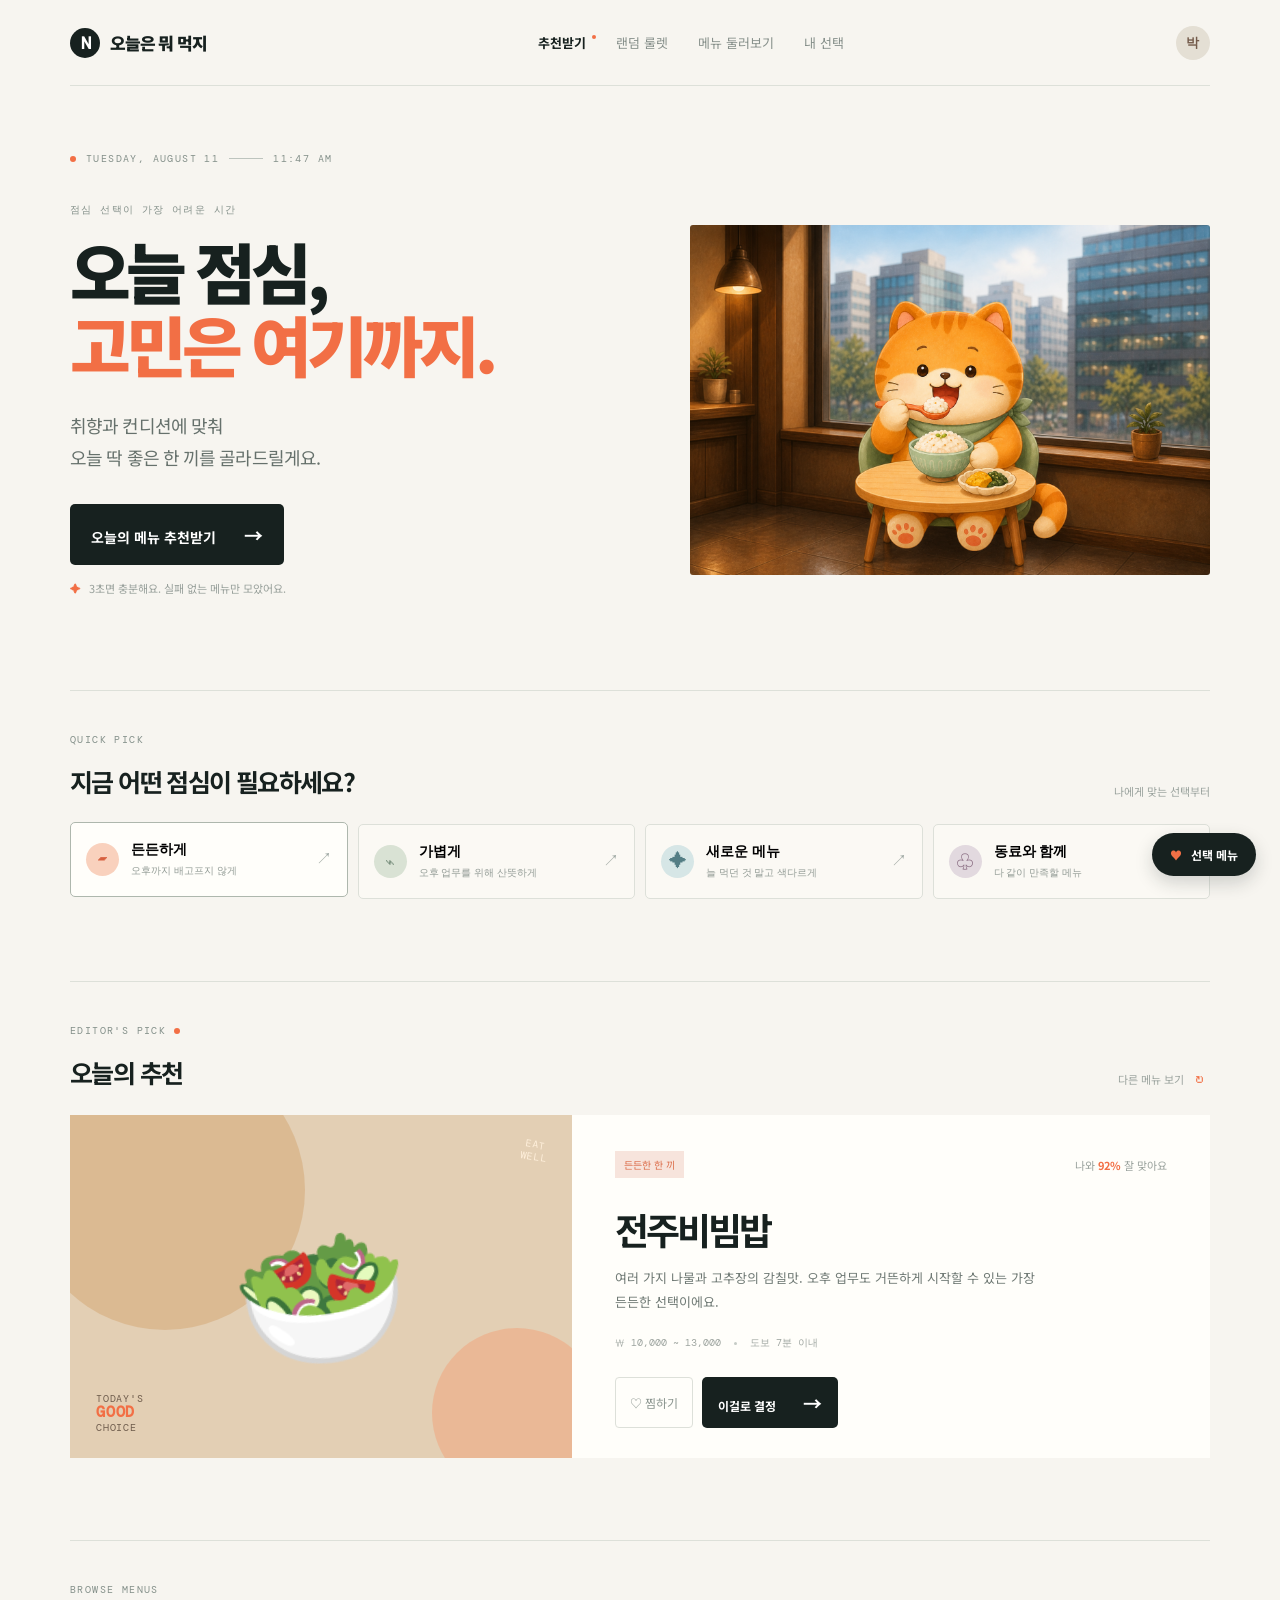
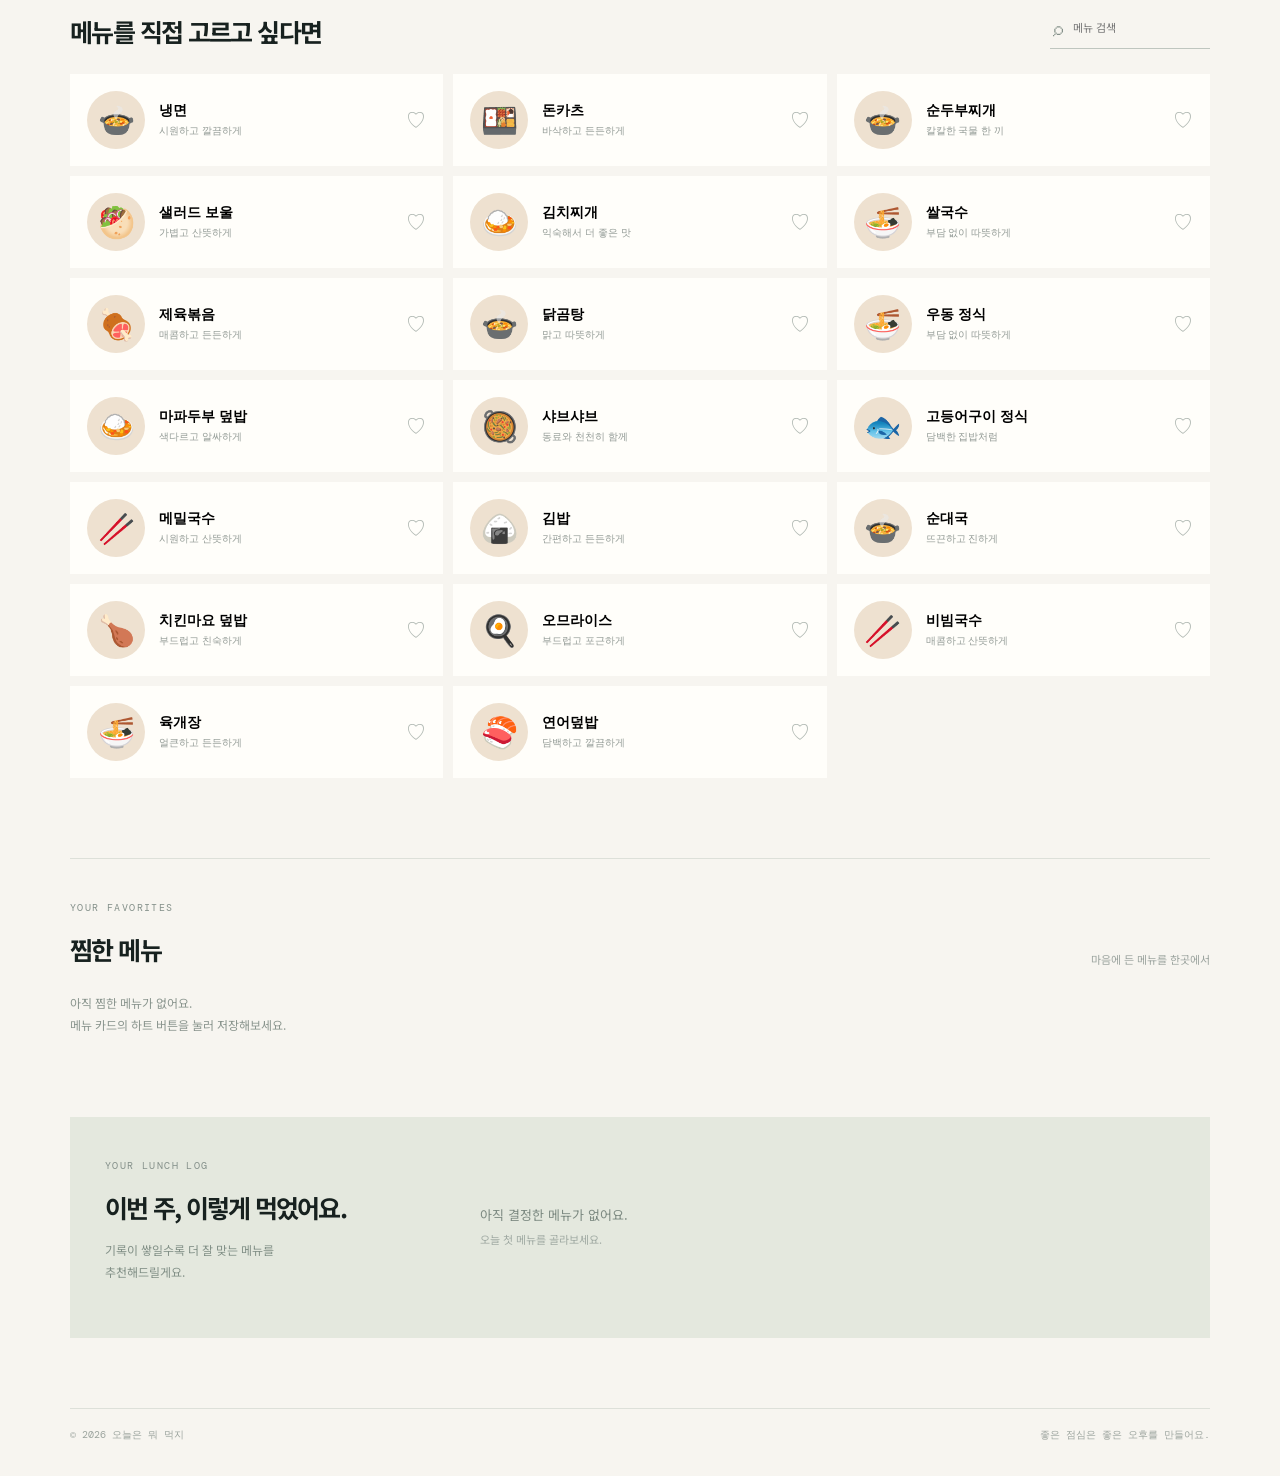
<file: index.html>
<!doctype html>
<html lang="ko">
  <head>
    <meta charset="UTF-8" />
    <meta name="viewport" content="width=device-width, initial-scale=1.0" />
    <meta name="theme-color" content="#f7f5f0" />
    <title>내일의 메뉴 — 오늘 점심, 고민 끝</title>
    <link rel="preconnect" href="https://fonts.googleapis.com" />
    <link rel="preconnect" href="https://fonts.gstatic.com" crossorigin />
    <link href="https://fonts.googleapis.com/css2?family=DM+Mono:wght@400;500&family=Noto+Sans+KR:wght@400;500;600;700;800;900&display=swap" rel="stylesheet" />
    <link rel="stylesheet" href="styles.css" />
  </head>
  <body>
    <div class="page-shell">
      <nav class="topbar"><a class="brand" href="#top"><span class="brand-mark">N</span><span>내일의 메뉴</span></a><div class="nav-links"><a class="active" href="#recommend">추천받기</a><a href="roulette.html">랜덤 룰렛</a><a href="#browse">메뉴 둘러보기</a><a href="#history">내 선택</a></div><button class="profile-button" type="button" aria-label="프로필"><span>박</span></button></nav>
      <main id="top">
        <section class="hero" id="recommend"><div class="eyebrow"><span class="eyebrow-dot"></span> TUESDAY, AUGUST 11 <span class="line"></span> 11:47 AM</div><div class="hero-grid"><div class="hero-copy"><p class="overline">점심 선택이 가장 어려운 시간</p><h1>오늘 점심,<br /><em>고민은 여기까지.</em></h1><p class="hero-description">취향과 컨디션에 맞춰<br />오늘 딱 좋은 한 끼를 골라드릴게요.</p><button class="primary-button" id="recommendButton" type="button">오늘의 메뉴 추천받기 <span>→</span></button><div class="micro-copy"><span class="sparkle">✦</span> 3초면 충분해요. 실패 없는 메뉴만 모았어요.</div></div><div class="hero-visual" aria-label="추천 메뉴 미리보기"><div class="sun-shape"></div><div class="stamp">LUNCH<br />WITHOUT<br /><i>REGRET</i></div><div class="bowl-shadow"></div><div class="bowl"><div class="bowl-rim"></div><div class="bowl-food">🥘</div></div><span class="leaf leaf-one">✦</span><span class="leaf leaf-two">⌁</span><div class="visual-caption"><strong>오늘의 기분</strong><span>따뜻하고 든든하게</span></div></div></div></section>
        <section class="quick-picks section-block"><div class="section-heading"><div><p class="overline">QUICK PICK</p><h2>지금 어떤 점심이 필요하세요?</h2></div><span class="heading-note">나에게 맞는 선택부터</span></div><div class="pick-grid"><button class="pick-card selected" data-mood="든든하게" type="button"><span class="pick-icon orange">▰</span><span><b>든든하게</b><small>오후까지 배고프지 않게</small></span><i>↗</i></button><button class="pick-card" data-mood="가볍게" type="button"><span class="pick-icon sage">⌁</span><span><b>가볍게</b><small>오후 업무를 위해 산뜻하게</small></span><i>↗</i></button><button class="pick-card" data-mood="새로운 메뉴" type="button"><span class="pick-icon blue">✦</span><span><b>새로운 메뉴</b><small>늘 먹던 것 말고 색다르게</small></span><i>↗</i></button><button class="pick-card" data-mood="동료와 함께" type="button"><span class="pick-icon plum">♧</span><span><b>동료와 함께</b><small>다 같이 만족할 메뉴</small></span><i>↗</i></button></div></section>
        <section class="recommendation section-block" id="result"><div class="section-heading"><div><p class="overline">EDITOR'S PICK <span class="live-dot"></span></p><h2 id="resultTitle">오늘의 추천</h2></div><button class="text-button" id="shuffleButton" type="button">다른 메뉴 보기 <span>↻</span></button></div><article class="menu-card"><div class="menu-image bibimbap-image"><span class="image-label">TODAY'S<br /><b>GOOD</b><br />CHOICE</span><span class="image-doodle">EAT<br />WELL</span><div class="food-art">🥗</div></div><div class="menu-info"><div class="tag-row"><span class="tag">든든한 한 끼</span><span class="match">나와 <b id="matchText">92%</b> 잘 맞아요</span></div><h3 id="menuName">전주비빔밥</h3><p id="menuDescription">여러 가지 나물과 고추장의 감칠맛. 오후 업무도 거뜬하게 시작할 수 있는 가장 든든한 선택이에요.</p><div class="menu-meta"><span>₩ 10,000 ~ 13,000</span><span class="meta-sep"></span><span>도보 7분 이내</span></div><div class="card-actions"><button class="save-button" id="saveButton" type="button">♡ <span>저장하기</span></button><button class="choose-button" id="chooseButton" type="button">이걸로 결정 <span>→</span></button></div></div></article></section>
        <section class="browse section-block" id="browse"><div class="section-heading"><div><p class="overline">BROWSE MENUS</p><h2>메뉴를 직접 고르고 싶다면</h2></div><div class="search-box"><span>⌕</span><input id="searchInput" type="search" placeholder="메뉴 검색" /></div></div><div class="browse-grid" id="browseGrid"></div></section>
        <section class="history section-block" id="history"><div class="history-copy"><p class="overline">YOUR LUNCH LOG</p><h2>이번 주, 이렇게 먹었어요.</h2><p>기록이 쌓일수록 더 잘 맞는 메뉴를<br />추천해드릴게요.</p></div><div class="history-list" id="historyList"><div class="empty-history">아직 결정한 메뉴가 없어요.<br /><span>오늘 첫 메뉴를 골라보세요.</span></div></div></section>
      </main><footer><span>© 2026 내일의 메뉴</span><span>좋은 점심은 좋은 오후를 만들어요.</span></footer>
    </div><div class="toast" id="toast" role="status"></div><script src="app.js"></script>
    <script src="supabase-config.js"></script><script src="supabase-client.js"></script>
  </body>
</html>
</file>
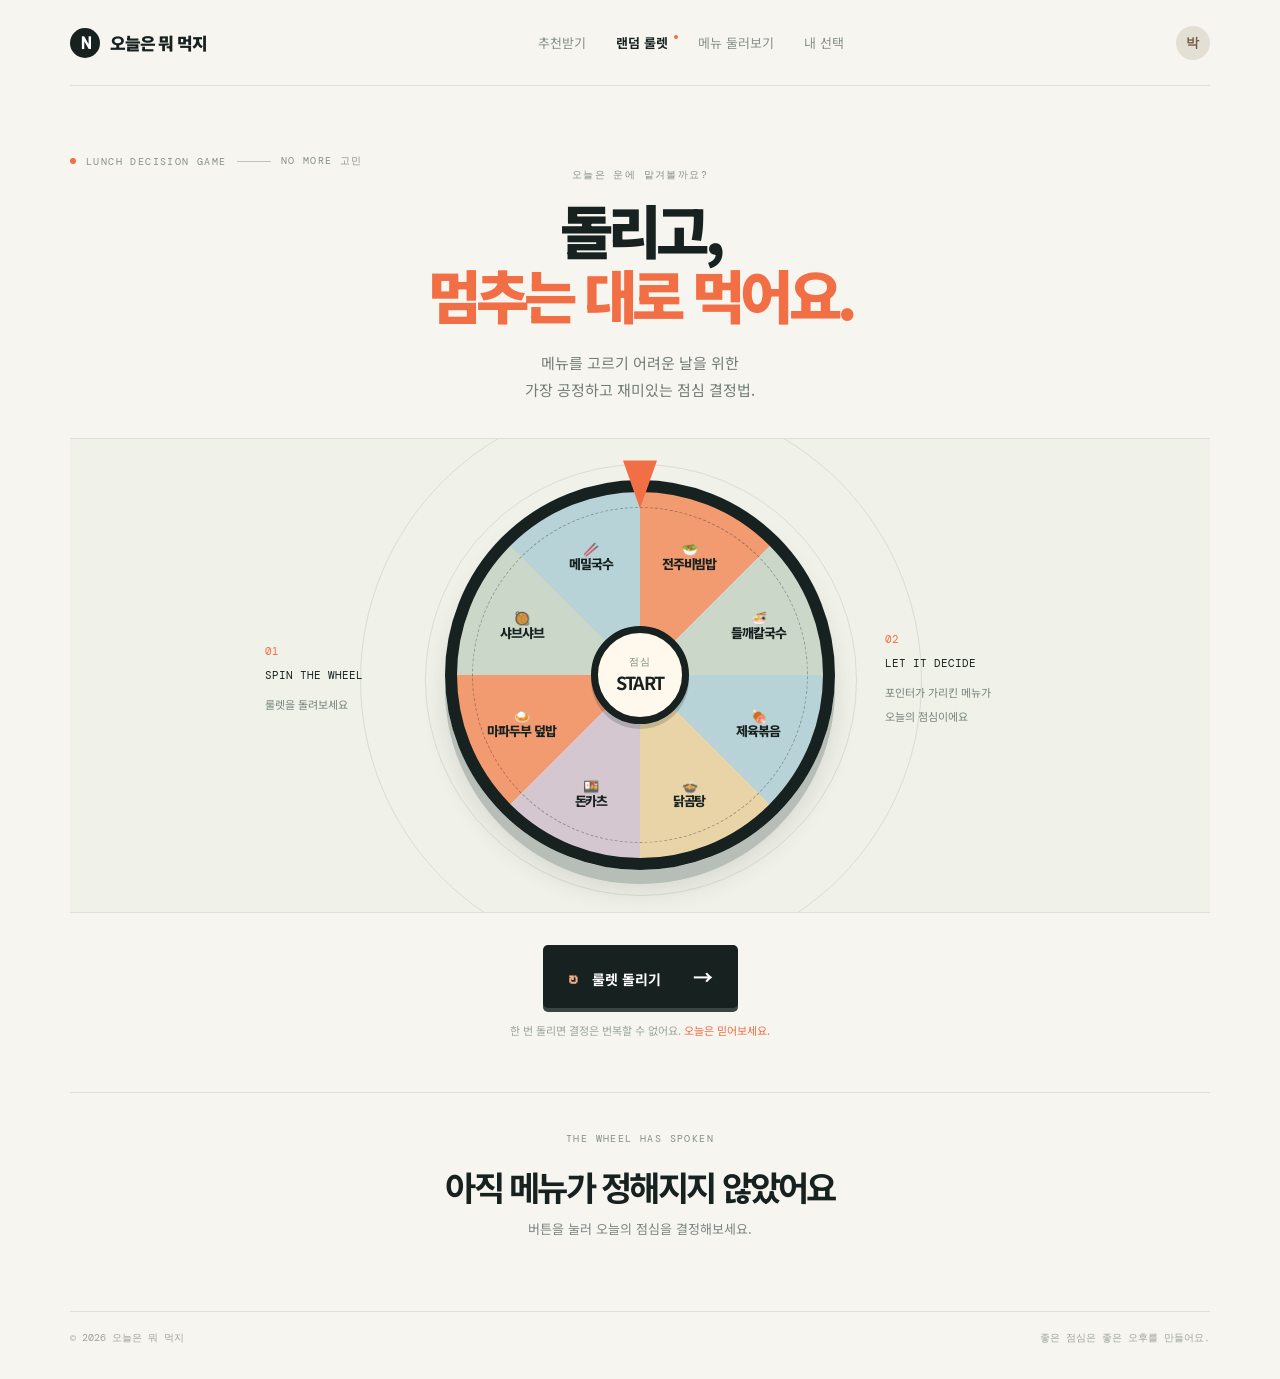
<file: roulette.html>
<!doctype html>
<html lang="ko"><head><meta charset="UTF-8" /><meta name="viewport" content="width=device-width, initial-scale=1.0" /><title>랜덤 룰렛 — 내일의 메뉴</title><link rel="preconnect" href="https://fonts.googleapis.com" /><link rel="preconnect" href="https://fonts.gstatic.com" crossorigin /><link href="https://fonts.googleapis.com/css2?family=DM+Mono:wght@400;500&family=Noto+Sans+KR:wght@400;500;600;700;800;900&display=swap" rel="stylesheet" /><link rel="stylesheet" href="styles.css" /><link rel="stylesheet" href="roulette.css" /></head>
<body><div class="page-shell"><nav class="topbar"><a class="brand" href="index.html"><span class="brand-mark">N</span><span>내일의 메뉴</span></a><div class="nav-links"><a href="index.html#recommend">추천받기</a><a class="active" href="roulette.html">랜덤 룰렛</a><a href="index.html#browse">메뉴 둘러보기</a><a href="index.html#history">내 선택</a></div><button class="profile-button" type="button" aria-label="프로필"><span>박</span></button></nav><main><section class="roulette-hero"><div class="eyebrow"><span class="eyebrow-dot"></span> LUNCH DECISION GAME <span class="line"></span> NO MORE 고민</div><p class="overline">오늘은 운에 맡겨볼까요?</p><h1>돌리고,<br /><em>멈추는 대로 먹어요.</em></h1><p class="roulette-intro">메뉴를 고르기 어려운 날을 위한<br />가장 공정하고 재미있는 점심 결정법.</p></section><section class="roulette-stage" aria-label="점심 메뉴 룰렛"><div class="stage-note note-left"><span>01</span><b>SPIN THE WHEEL</b><small>룰렛을 돌려보세요</small></div><div class="wheel-wrap"><div class="wheel-pointer"></div><div class="wheel" id="wheel"><div class="wheel-labels" id="wheelLabels"></div><div class="wheel-center"><span>점심</span><b>START</b></div></div></div><div class="stage-note note-right"><span>02</span><b>LET IT DECIDE</b><small>포인터가 가리킨 메뉴가<br />오늘의 점심이에요</small></div></section><section class="roulette-controls"><button class="spin-button" id="spinButton" type="button"><span class="button-icon">↻</span> 룰렛 돌리기 <span>→</span></button><p class="control-hint">한 번 돌리면 결정은 번복할 수 없어요. <span>오늘은 믿어보세요.</span></p></section><section class="roulette-result" id="rouletteResult" aria-live="polite"><p class="overline">THE WHEEL HAS SPOKEN</p><h2 id="resultName">아직 메뉴가 정해지지 않았어요</h2><p id="resultCopy">버튼을 눌러 오늘의 점심을 결정해보세요.</p><button id="backToHome" type="button">추천 메뉴 자세히 보기 <span>→</span></button></section></main><footer><span>© 2026 내일의 메뉴</span><span>좋은 점심은 좋은 오후를 만들어요.</span></footer></div><div class="toast" id="toast" role="status"></div><script src="roulette.js"></script></body></html>
</file>
<file: styles.css>
:root{--ink:#17211f;--muted:#707a76;--cream:#f7f5f0;--paper:#fffefa;--orange:#f26f45;--line:#dde0d9}*{box-sizing:border-box}html{scroll-behavior:smooth}body{margin:0;background:var(--cream);color:var(--ink);font-family:'Noto Sans KR',sans-serif}.page-shell{max-width:1240px;margin:auto;padding:0 50px}.topbar{height:86px;display:flex;align-items:center;border-bottom:1px solid var(--line);gap:42px}.brand{display:flex;align-items:center;gap:10px;color:var(--ink);font-weight:900;letter-spacing:-.07em;text-decoration:none;font-size:17px}.brand-mark{display:grid;place-items:center;width:30px;height:30px;background:var(--ink);color:#fff;border-radius:50%;font-family:'DM Mono',monospace}.nav-links{display:flex;gap:30px;margin:auto;font-size:13px;color:#87908b}.nav-links a{color:inherit;text-decoration:none;position:relative}.nav-links a.active{color:var(--ink);font-weight:700}.nav-links a.active:after{content:'';position:absolute;width:4px;height:4px;background:var(--orange);border-radius:50%;right:-10px;top:2px}.profile-button{border:0;background:#e4dfd4;width:34px;height:34px;border-radius:50%;font-weight:800;color:#745b4b}.hero{padding:66px 0 94px}.eyebrow,.overline{font-family:'DM Mono',monospace;font-size:10px;letter-spacing:.14em;color:#84908a}.eyebrow{display:flex;align-items:center;gap:10px}.eyebrow-dot,.live-dot{width:6px;height:6px;background:var(--orange);border-radius:50%;display:inline-block}.line{height:1px;width:34px;background:#bdc4be}.hero-grid{display:grid;grid-template-columns:1fr 1fr;align-items:center;margin-top:38px}.overline{margin:0 0 17px}.hero h1{font-size:66px;line-height:1.11;letter-spacing:-.075em;margin:0;font-weight:900}.hero h1 em{font-style:normal;color:var(--orange)}.hero-description{font-size:18px;line-height:1.8;letter-spacing:-.05em;color:#66716c;margin:28px 0 31px}.primary-button,.choose-button{border:0;background:var(--ink);color:#fff;border-radius:5px;padding:17px 21px;font-family:inherit;font-weight:700;cursor:pointer}.primary-button{font-size:14px}.primary-button span,.choose-button span{margin-left:24px;font-size:19px}.micro-copy{font-size:11px;color:#98a09b;margin-top:15px}.sparkle{color:var(--orange);margin-right:5px}.hero-visual{height:350px;position:relative;overflow:hidden;background:#dbe1d6;border-radius:3px;margin-left:50px}.sun-shape{position:absolute;width:260px;height:260px;border-radius:50%;background:#eccf9c;top:38px;left:calc(50% - 130px)}.stamp{position:absolute;z-index:2;left:36px;top:35px;color:#596863;font-family:'DM Mono',monospace;font-size:12px;line-height:1.2;letter-spacing:.05em;transform:rotate(-10deg)}.stamp i{color:var(--orange);font-style:normal;font-size:16px}.bowl{position:absolute;z-index:2;left:calc(50% - 91px);top:103px;width:182px;height:120px;background:#ef744a;border-radius:0 0 85px 85px;border-bottom:13px solid #c84d31;transform:rotate(-4deg);box-shadow:0 20px 20px rgba(48,53,41,.14)}.bowl-rim{position:absolute;top:-17px;left:-5px;width:192px;height:45px;border-radius:50%;background:#d65637;border:9px solid #f69867;box-shadow:inset 0 -6px 0 #bb452d}.bowl-food{position:absolute;z-index:3;left:50px;top:-4px;font-size:70px;filter:saturate(.86)}.bowl-shadow{position:absolute;z-index:1;left:calc(50% - 105px);top:250px;width:210px;height:25px;background:rgba(72,79,60,.18);border-radius:50%;filter:blur(5px)}.leaf{position:absolute;color:#819987;font-size:40px}.leaf-one{right:45px;top:35px;transform:rotate(30deg)}.leaf-two{left:75px;bottom:47px;font-size:65px;transform:rotate(15deg)}.visual-caption{position:absolute;right:28px;bottom:25px;display:flex;flex-direction:column;text-align:right;color:#67766e;font-size:11px}.visual-caption strong{font-family:'DM Mono',monospace;font-size:9px;letter-spacing:.1em;margin-bottom:4px}.section-block{border-top:1px solid var(--line);padding:42px 0 82px}.section-heading{display:flex;justify-content:space-between;align-items:end;margin-bottom:25px}.section-heading h2{font-size:25px;letter-spacing:-.065em;margin:0}.heading-note,.text-button{color:#9ca49f;font-size:11px}.pick-grid{display:grid;grid-template-columns:repeat(4,1fr);gap:10px}.pick-card{border:1px solid var(--line);background:rgba(255,254,250,.4);border-radius:5px;padding:18px 15px;display:flex;align-items:center;text-align:left;gap:12px;cursor:pointer;transition:.2s}.pick-card:hover,.pick-card.selected{background:var(--paper);border-color:#aeb7ad;transform:translateY(-2px)}.pick-card b,.pick-card small{display:block}.pick-card b{font-size:14px;margin-bottom:5px}.pick-card small{font-size:10px;color:#929b95}.pick-card i{font-style:normal;margin-left:auto;font-size:16px;color:#a0a9a4}.pick-icon{width:33px;height:33px;border-radius:50%;display:grid;place-items:center;font-size:18px}.orange{background:#f9d1bd;color:#d65f3e}.sage{background:#d9e2d4;color:#69826f}.blue{background:#d6e6e6;color:#547e85}.plum{background:#e2d9df;color:#896c81}.text-button{border:0;background:none;font-family:inherit;cursor:pointer}.text-button span{font-size:18px;margin-left:8px;color:var(--orange)}.menu-card{display:grid;grid-template-columns:44% 56%;background:var(--paper);min-height:310px}.menu-image{min-height:310px;position:relative;overflow:hidden;background:#e3cfb4}.bibimbap-image:before,.bibimbap-image:after{content:'';position:absolute;border-radius:50%;background:#d3a672;opacity:.5}.bibimbap-image:before{width:280px;height:280px;left:-45px;top:-65px}.bibimbap-image:after{width:170px;height:170px;right:-30px;bottom:-40px;background:#f2a17b}.food-art{position:absolute;inset:0;display:grid;place-items:center;font-size:142px;filter:saturate(.75);transform:rotate(-8deg)}.image-label,.image-doodle{position:absolute;z-index:1;font-family:'DM Mono',monospace;color:#6f5d4d;font-size:10px;line-height:1.15;letter-spacing:.08em}.image-label{left:26px;bottom:25px}.image-label b{color:var(--orange);font-size:15px}.image-doodle{right:23px;top:24px;color:#fff0dc;transform:rotate(9deg);text-align:center}.menu-info{padding:36px 43px 30px}.tag-row{display:flex;align-items:center;justify-content:space-between}.tag{background:#f7e4dc;color:#dc704e;padding:6px 9px;font-size:10px}.match{font-size:11px;color:#9ba39e}.match b{color:var(--orange)}.menu-info h3{font-size:37px;letter-spacing:-.08em;margin:24px 0 10px}.menu-info p{font-size:13px;color:#707a75;line-height:1.8;margin:0;max-width:430px}.menu-meta{display:flex;align-items:center;gap:13px;color:#9da49f;font-family:'DM Mono',monospace;font-size:10px;margin-top:23px}.meta-sep{width:3px;height:3px;background:#c5cbc5;border-radius:50%}.card-actions{display:flex;gap:9px;margin-top:27px}.save-button{border:1px solid var(--line);background:transparent;padding:12px 14px;color:#8c9690;font-family:inherit;font-size:12px;border-radius:4px;cursor:pointer}.save-button.saved{color:var(--orange);border-color:#f0c5b5;background:#fff8f3}.choose-button{padding:12px 16px;font-size:12px}.browse{padding-bottom:80px}.search-box{border-bottom:1px solid #bfc6bf;padding:7px 3px;display:flex;gap:8px;width:160px}.search-box span{font-size:20px;color:#84908a}.search-box input{border:0;outline:0;background:transparent;font:11px 'Noto Sans KR';width:100%}.browse-grid{display:grid;grid-template-columns:repeat(3,1fr);gap:10px}.browse-item{background:var(--paper);padding:17px;display:flex;align-items:center;gap:14px;border:0;text-align:left;cursor:pointer}.browse-art{width:58px;height:58px;border-radius:50%;display:grid;place-items:center;font-size:30px;background:#eee1d0}.browse-item h4{margin:0 0 4px;font-size:14px}.browse-item p{margin:0;color:#929a95;font-size:10px}.history{display:grid;grid-template-columns:35% 65%;background:#e4e8de;padding:42px 35px 44px;margin-bottom:70px;border:0}.history h2{font-size:25px;letter-spacing:-.07em;margin:0 0 14px}.history-copy>p:last-child{color:#829087;font-size:12px;line-height:1.8}.history-list{display:flex;align-items:center;min-height:100px}.empty-history{font-size:13px;color:#7c8981;line-height:1.8}.empty-history span{font-size:11px;color:#a0aaa3}.toast{position:fixed;bottom:25px;left:50%;transform:translate(-50%,20px);opacity:0;background:var(--ink);color:#fff;padding:13px 18px;border-radius:4px;font-size:12px;transition:.25s;pointer-events:none}.toast.show{opacity:1;transform:translate(-50%,0)}.history-entry{display:flex;align-items:center;gap:14px;border-left:1px solid #c2ccc0;padding:5px 18px}.history-entry .mini-art{font-size:28px}.history-entry b{display:block;font-size:12px}.history-entry small{color:#8c978e;font-size:10px}footer{border-top:1px solid var(--line);padding:19px 0 34px;display:flex;justify-content:space-between;color:#9ca49e;font:10px 'DM Mono',monospace}@media(max-width:800px){.page-shell{padding:0 22px}.topbar{gap:15px}.nav-links{gap:12px}.nav-links a:nth-child(2){display:none}.hero{padding:42px 0 60px}.hero-grid{grid-template-columns:1fr}.hero h1{font-size:52px}.hero-visual{margin:42px 0 0;height:280px}.pick-grid{grid-template-columns:repeat(2,1fr)}.menu-card{grid-template-columns:1fr}.menu-image{min-height:240px}.menu-info{padding:28px 24px}.browse-grid{grid-template-columns:1fr}.history{grid-template-columns:1fr;gap:25px;margin-bottom:40px;padding:30px 24px}.heading-note{display:none}footer{gap:15px;flex-direction:column}}
 .favorites-section{border-top:1px solid var(--line);padding:42px 0 82px}.favorites-section .section-heading{margin-bottom:25px}.favorites-grid{display:grid;grid-template-columns:repeat(3,1fr);gap:10px}.favorite-item{background:var(--paper);padding:18px;display:flex;align-items:center;gap:14px;position:relative}.favorite-item-art{width:58px;height:58px;border-radius:50%;display:grid;place-items:center;font-size:30px;background:#f2dfd2}.favorite-item h4{margin:0 0 4px;font-size:14px}.favorite-item p{margin:0;color:#929a95;font-size:10px}.favorite-remove,.favorite-trigger{border:0;background:transparent;color:#b0b8b2;cursor:pointer}.favorite-remove{margin-left:auto;font-size:20px}.favorite-trigger{font-size:20px;margin-left:auto;line-height:1}.favorite-trigger.is-favorite,.favorite-remove:hover{color:var(--orange)}.favorites-empty{color:#8a958e;font-size:12px;line-height:1.8}@media(max-width:800px){.favorites-grid{grid-template-columns:1fr}}
 .show-selected-button{position:fixed;z-index:10;right:24px;bottom:24px;border:0;border-radius:999px;background:var(--ink);color:#fff;padding:13px 18px;font:700 12px 'Noto Sans KR';box-shadow:0 7px 18px rgba(23,33,31,.18);cursor:pointer}.show-selected-button:first-letter{color:var(--orange)}.show-selected-button span{margin-left:6px}@media(max-width:800px){.show-selected-button{right:16px;bottom:16px}}
 .hero-visual{background-image:url('mascot-lunch.png');background-repeat:no-repeat;background-position:center 58%;background-size:contain}.hero-visual .bowl,.hero-visual .bowl-shadow,.hero-visual .stamp,.hero-visual .leaf,.hero-visual .visual-caption{display:none}.hero-visual .sun-shape{opacity:.55}
 .hero-visual{background-image:url('mascot-lunch-window.png');background-size:cover;background-position:center 48%;}
 .hero-visual .sun-shape{display:none}
 .hero-visual{background-image:url('mascot-lunch-window-wide.png');background-size:cover;background-position:center center}
</file>
<file: roulette.css>
.roulette-hero{text-align:center;padding:68px 0 35px}.roulette-hero .overline{margin-bottom:15px}.roulette-hero h1{font-size:58px;line-height:1.12;letter-spacing:-.08em;margin:0;font-weight:900}.roulette-hero h1 em{font-style:normal;color:var(--orange)}.roulette-intro{color:#737d77;font-size:15px;line-height:1.8;margin:22px 0 0}.roulette-stage{min-height:475px;border-top:1px solid var(--line);border-bottom:1px solid var(--line);display:flex;align-items:center;justify-content:center;gap:50px;position:relative;background:#f0f1e9;overflow:hidden}.roulette-stage:before,.roulette-stage:after{content:'';position:absolute;border:1px solid #d8ded3;border-radius:50%;width:560px;height:560px;top:-40px;left:calc(50% - 280px);pointer-events:none}.roulette-stage:after{width:430px;height:430px;top:25px;left:calc(50% - 215px)}.wheel-wrap{width:390px;height:390px;position:relative;z-index:2}.wheel{width:100%;height:100%;border-radius:50%;border:12px solid var(--ink);position:relative;overflow:hidden;background:conic-gradient(#f29a70 0deg 45deg,#cbd8c9 45deg 90deg,#b8d3d8 90deg 135deg,#e9d4a7 135deg 180deg,#d4c7d0 180deg 225deg,#f29a70 225deg 270deg,#cbd8c9 270deg 315deg,#b8d3d8 315deg 360deg);box-shadow:0 14px 0 #b7beb7,0 22px 25px rgba(47,58,51,.13);transition:transform 4.2s cubic-bezier(.12,.75,.13,1)}.wheel:before{content:'';position:absolute;inset:15px;border:1px dashed rgba(23,33,31,.35);border-radius:50%;pointer-events:none}.wheel-labels{position:absolute;inset:0;z-index:1}.wheel-label{position:absolute;width:88px;text-align:center;font-size:13px;font-weight:800;letter-spacing:-.08em;transform:translate(-50%,-50%);line-height:1.15;white-space:nowrap}.wheel-center{position:absolute;z-index:4;left:50%;top:50%;width:98px;height:98px;transform:translate(-50%,-50%);border:7px solid var(--ink);background:#fff9ed;border-radius:50%;display:grid;place-content:center;text-align:center;box-shadow:0 5px 0 rgba(23,33,31,.18)}.wheel-center span{font-family:'DM Mono',monospace;font-size:10px;color:#7b8780;letter-spacing:.12em}.wheel-center b{font-size:18px;letter-spacing:-.08em}.wheel-pointer{position:absolute;z-index:5;left:calc(50% - 17px);top:-20px;width:34px;height:48px;background:var(--orange);clip-path:polygon(50% 100%,0 0,100% 0);filter:drop-shadow(0 3px 0 #a34730)}.stage-note{z-index:2;width:130px;color:#78857e}.stage-note span{font:11px 'DM Mono',monospace;color:var(--orange)}.stage-note b{display:block;font:11px 'DM Mono',monospace;color:var(--ink);margin:8px 0}.stage-note small{font-size:11px;line-height:1.6}.note-right{text-align:left}.roulette-controls{text-align:center;padding:32px 0 54px}.spin-button{border:0;border-radius:5px;background:var(--ink);color:#fff;padding:17px 25px;font:700 14px 'Noto Sans KR';cursor:pointer;box-shadow:0 4px 0 #394541;transition:.15s}.spin-button:hover{background:#293833;transform:translateY(-1px)}.spin-button:active{transform:translateY(2px);box-shadow:0 1px 0 #394541}.spin-button:disabled{opacity:.6;cursor:wait}.spin-button span:last-child{margin-left:28px;font-size:20px}.button-icon{margin-right:10px;color:#f7b08d;font-size:20px}.control-hint{color:#9ba49e;font-size:11px;margin:14px 0 0}.control-hint span{color:var(--orange)}.roulette-result{border-top:1px solid var(--line);text-align:center;padding:39px 0 73px}.roulette-result h2{font-size:34px;letter-spacing:-.08em;margin:0 0 8px}.roulette-result p:not(.overline){color:#7b8680;font-size:13px;margin:0}.roulette-result button{display:none;border:0;background:transparent;color:var(--orange);font:700 12px 'Noto Sans KR';margin-top:19px;cursor:pointer}.roulette-result button span{font-size:18px;margin-left:12px}@media(max-width:800px){.nav-links a:nth-child(3){display:none}.roulette-hero{padding:46px 0 30px}.roulette-hero h1{font-size:43px}.roulette-intro{font-size:13px}.roulette-stage{min-height:430px;gap:0}.wheel-wrap{width:300px;height:300px}.wheel-label{font-size:11px;width:66px}.wheel-center{width:78px;height:78px;border-width:5px}.wheel-center b{font-size:14px}.stage-note{position:absolute;bottom:22px;width:auto}.note-left{left:20px;text-align:left}.note-right{right:20px;text-align:right}.roulette-controls{padding-bottom:42px}}
</file>
